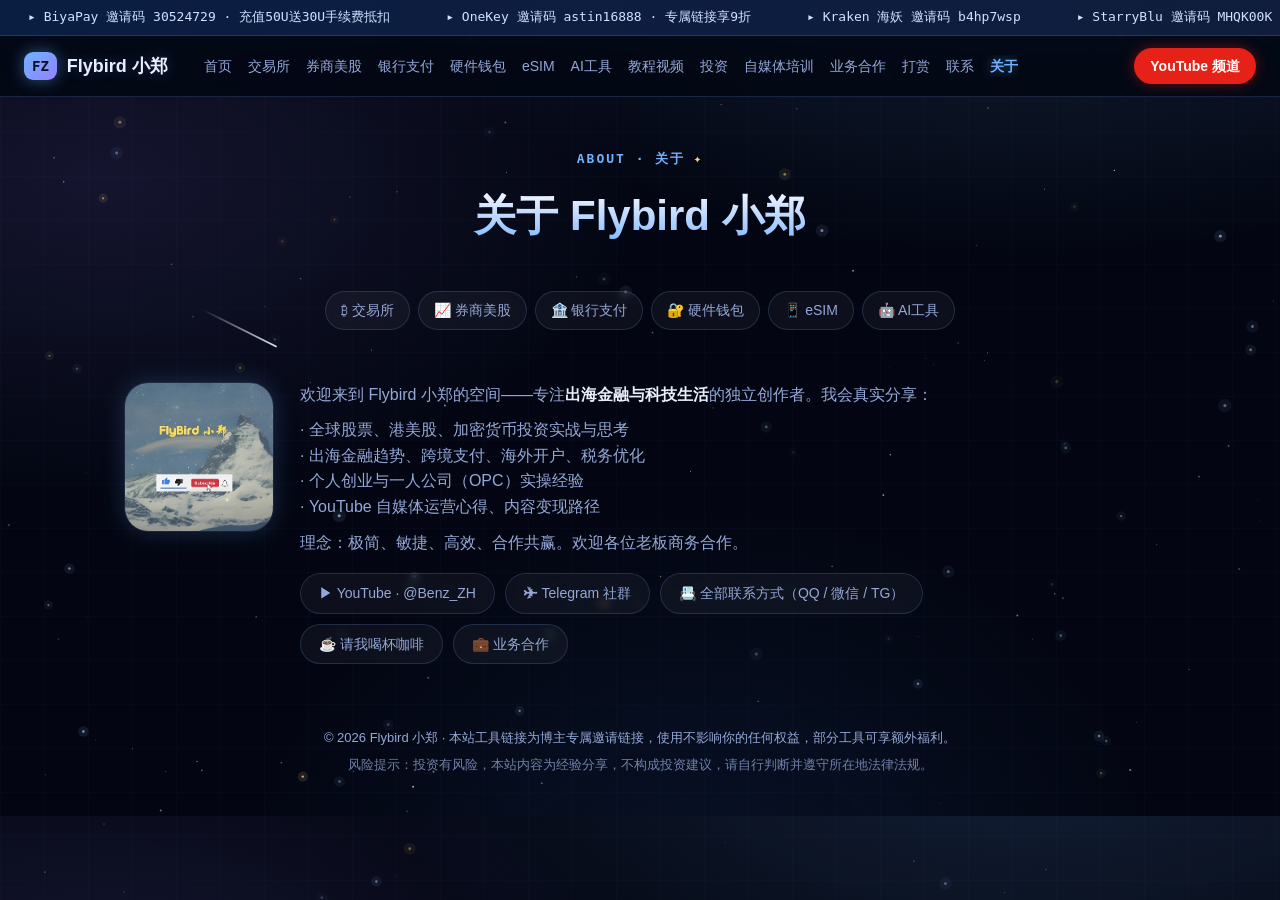
<file: about.html>
<!DOCTYPE html>
<html lang="zh-CN">
<head>
<meta charset="UTF-8">
<meta name="viewport" content="width=device-width, initial-scale=1.0">
<title>关于 Flybird 小郑 · Flybird 小郑</title>
<meta name="description" content="关于 Flybird 小郑：专注出海金融与科技生活的独立创作者，联系方式与频道入口。">
<link rel="stylesheet" href="styles.css">
<link rel="icon" href="data:image/svg+xml,<svg xmlns='http://www.w3.org/2000/svg' viewBox='0 0 100 100'><text y='.9em' font-size='90'>🕊️</text></svg>">
</head>
<body>
<canvas id="starCanvas" aria-hidden="true"></canvas>
<div class="ticker" aria-label="最新福利播报"><div class="ticker-track" id="tickerTrack"></div></div>
<header class="nav">
  <a class="brand" href="index.html"><span class="brand-badge">FZ</span><span class="brand-name">Flybird 小郑</span></a>
  <nav class="nav-links">
    <a href="index.html">首页</a><a href="exchange.html">交易所</a><a href="broker.html">券商美股</a><a href="bank.html">银行支付</a><a href="wallet.html">硬件钱包</a><a href="esim.html">eSIM</a><a href="ai.html">AI工具</a><a href="videos.html">教程视频</a><a href="invest.html">投资</a><a href="training.html">自媒体培训</a><a href="services.html">业务合作</a><a href="donate.html">打赏</a><a href="contact.html">联系</a><a href="about.html">关于</a>
  </nav>
  <a class="nav-cta" href="https://www.youtube.com/@Benz_ZH" target="_blank" rel="noopener">YouTube 频道</a>
</header>
<main>

<section class="page-hero">
  <p class="hero-kicker">ABOUT · 关于</p>
  <h1>关于 Flybird 小郑</h1>
  <p></p>
</section><nav class="cat-nav"><a href="exchange.html">₿ 交易所</a><a href="broker.html">📈 券商美股</a><a href="bank.html">🏦 银行支付</a><a href="wallet.html">🔐 硬件钱包</a><a href="esim.html">📱 eSIM</a><a href="ai.html">🤖 AI工具</a></nav>
<section class="section">
  <div class="about-flex">
    <img class="logo" src="src/assets/images/person_logo.png" alt="Flybird 小郑头像">
    <div class="about-text">
      <p>欢迎来到 Flybird 小郑的空间——专注<strong style="color:var(--text)">出海金融与科技生活</strong>的独立创作者。我会真实分享：</p>
      <p style="margin-top:10px">· 全球股票、港美股、加密货币投资实战与思考<br>
      · 出海金融趋势、跨境支付、海外开户、税务优化<br>
      · 个人创业与一人公司（OPC）实操经验<br>
      · YouTube 自媒体运营心得、内容变现路径</p>
      <p style="margin-top:10px">理念：极简、敏捷、高效、合作共赢。欢迎各位老板商务合作。</p>
      <div class="contact-row">
        <a class="contact-chip" href="https://www.youtube.com/@Benz_ZH" target="_blank" rel="noopener">▶ YouTube · @Benz_ZH</a>
        <a class="contact-chip" href="https://t.me/flybird_home" target="_blank" rel="noopener">✈ Telegram 社群</a>
        <a class="contact-chip" href="contact.html">📇 全部联系方式（QQ / 微信 / TG）</a>
        <a class="contact-chip" href="donate.html">☕ 请我喝杯咖啡</a>
        <a class="contact-chip" href="services.html">💼 业务合作</a>
      </div>
    </div>
  </div>
</section>

</main>
<footer class="footer">
  <p>© 2026 Flybird 小郑 · 本站工具链接为博主专属邀请链接，使用不影响你的任何权益，部分工具可享额外福利。</p>
  <p class="footer-risk">风险提示：投资有风险，本站内容为经验分享，不构成投资建议，请自行判断并遵守所在地法律法规。</p>
</footer>
<div class="toast" id="toast">已复制</div>
<script src="data.js"></script>
<script src="app.js"></script>
</body>
</html>
</file>
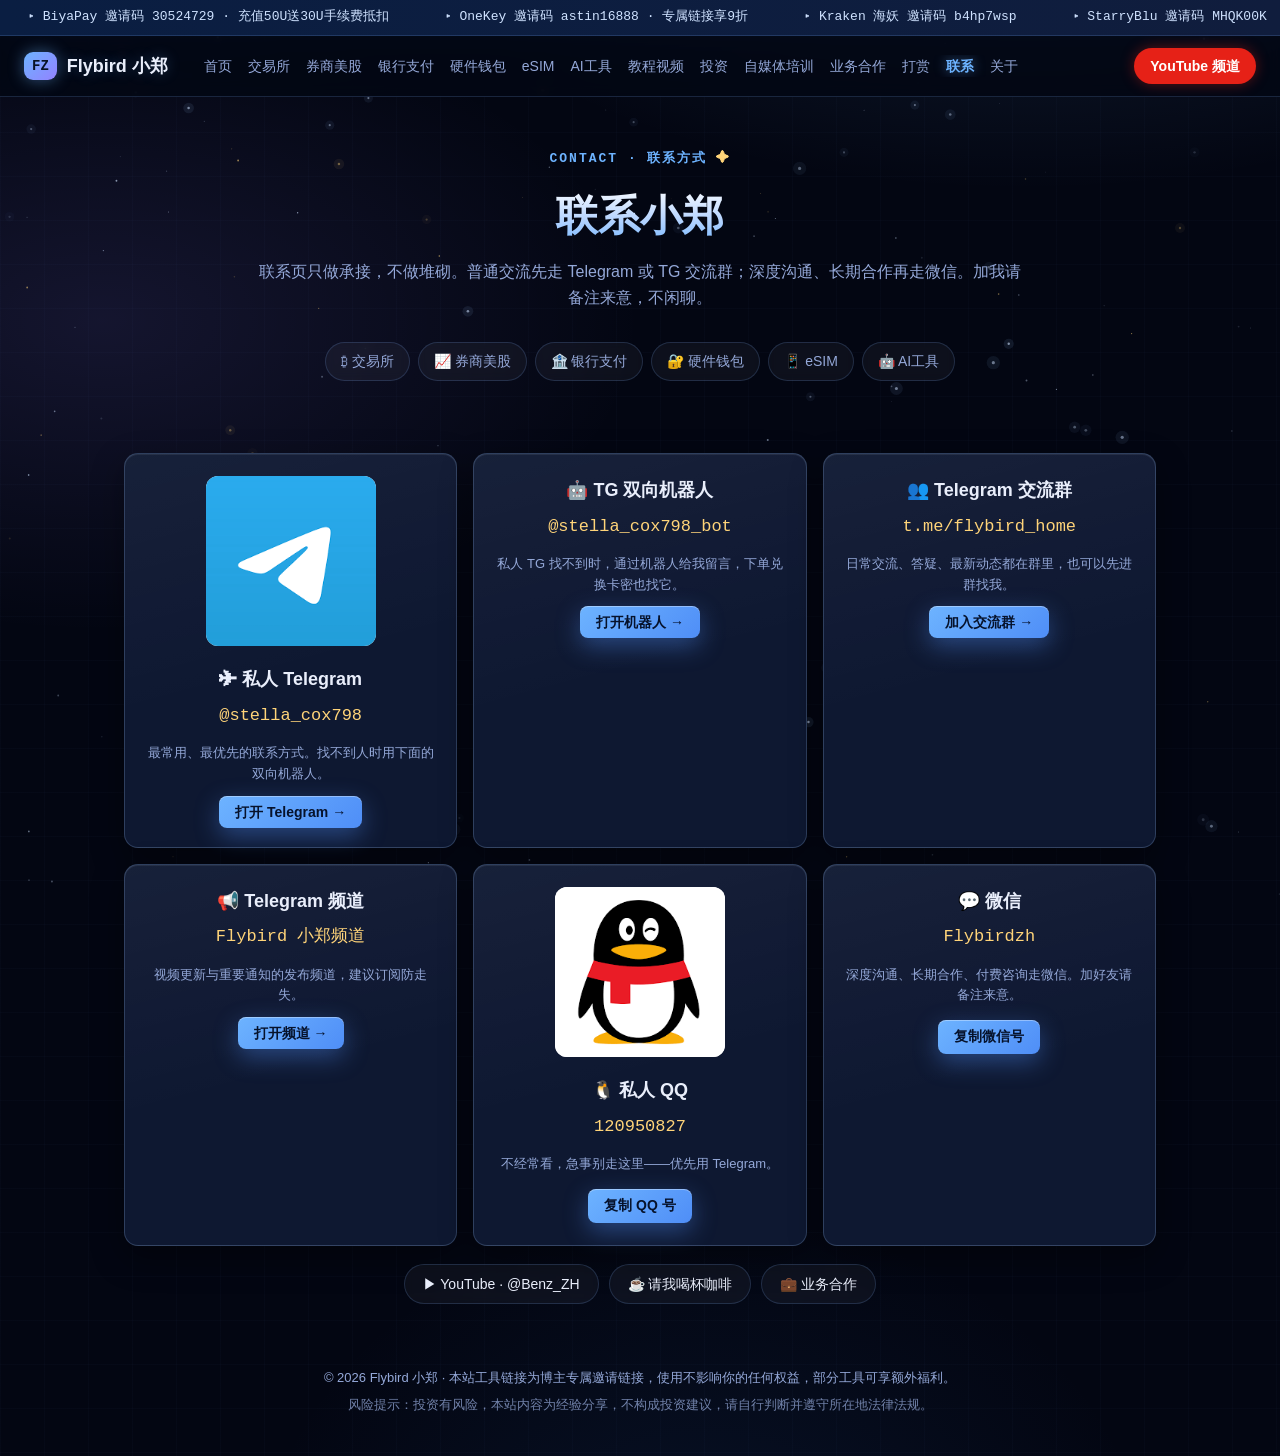
<file: contact.html>
<!DOCTYPE html>
<html lang="zh-CN">
<head>
<meta charset="UTF-8">
<meta name="viewport" content="width=device-width, initial-scale=1.0">
<title>联系小郑 · Flybird 小郑</title>
<meta name="description" content="Flybird 小郑全部联系方式：私人 Telegram、TG 交流群与频道、QQ、微信。普通交流先走 Telegram，深度沟通与长期合作再走微信。">
<link rel="stylesheet" href="styles.css">
<link rel="icon" href="data:image/svg+xml,<svg xmlns='http://www.w3.org/2000/svg' viewBox='0 0 100 100'><text y='.9em' font-size='90'>🕊️</text></svg>">
</head>
<body>
<canvas id="starCanvas" aria-hidden="true"></canvas>
<div class="ticker" aria-label="最新福利播报"><div class="ticker-track" id="tickerTrack"></div></div>
<header class="nav">
  <a class="brand" href="index.html"><span class="brand-badge">FZ</span><span class="brand-name">Flybird 小郑</span></a>
  <nav class="nav-links">
    <a href="index.html">首页</a><a href="exchange.html">交易所</a><a href="broker.html">券商美股</a><a href="bank.html">银行支付</a><a href="wallet.html">硬件钱包</a><a href="esim.html">eSIM</a><a href="ai.html">AI工具</a><a href="videos.html">教程视频</a><a href="invest.html">投资</a><a href="training.html">自媒体培训</a><a href="services.html">业务合作</a><a href="donate.html">打赏</a><a href="contact.html">联系</a><a href="about.html">关于</a>
  </nav>
  <a class="nav-cta" href="https://www.youtube.com/@Benz_ZH" target="_blank" rel="noopener">YouTube 频道</a>
</header>
<main>

<section class="page-hero">
  <p class="hero-kicker">CONTACT · 联系方式</p>
  <h1>联系小郑</h1>
  <p>联系页只做承接，不做堆砌。普通交流先走 Telegram 或 TG 交流群；深度沟通、长期合作再走微信。加我请备注来意，不闲聊。</p>
</section><nav class="cat-nav"><a href="exchange.html">₿ 交易所</a><a href="broker.html">📈 券商美股</a><a href="bank.html">🏦 银行支付</a><a href="wallet.html">🔐 硬件钱包</a><a href="esim.html">📱 eSIM</a><a href="ai.html">🤖 AI工具</a></nav>
<section class="section">
  <div class="contact-grid">
    <div class="contact-card">
      <img src="src/assets/images/tg.png" alt="私人 Telegram 二维码">
      <h3>✈ 私人 Telegram</h3>
      <p class="c-id">@stella_cox798</p>
      <p>最常用、最优先的联系方式。找不到人时用下面的双向机器人。</p>
      <a class="tool-btn" href="https://t.me/stella_cox798" target="_blank" rel="noopener">打开 Telegram →</a>
    </div>
    <div class="contact-card">
      <h3 style="margin-top:0">🤖 TG 双向机器人</h3>
      <p class="c-id">@stella_cox798_bot</p>
      <p>私人 TG 找不到时，通过机器人给我留言，下单兑换卡密也找它。</p>
      <a class="tool-btn" href="https://t.me/stella_cox798_bot" target="_blank" rel="noopener">打开机器人 →</a>
    </div>
    <div class="contact-card">
      <h3 style="margin-top:0">👥 Telegram 交流群</h3>
      <p class="c-id">t.me/flybird_home</p>
      <p>日常交流、答疑、最新动态都在群里，也可以先进群找我。</p>
      <a class="tool-btn" href="https://t.me/flybird_home" target="_blank" rel="noopener">加入交流群 →</a>
    </div>
    <div class="contact-card">
      <h3 style="margin-top:0">📢 Telegram 频道</h3>
      <p class="c-id">Flybird 小郑频道</p>
      <p>视频更新与重要通知的发布频道，建议订阅防走失。</p>
      <a class="tool-btn" href="https://t.me/+WCBhh7J_RWMwYTll" target="_blank" rel="noopener">打开频道 →</a>
    </div>
    <div class="contact-card">
      <img src="src/assets/images/qq.png" alt="私人 QQ 二维码">
      <h3>🐧 私人 QQ</h3>
      <p class="c-id">120950827</p>
      <p>不经常看，急事别走这里——优先用 Telegram。</p>
      <button class="tool-btn" data-copy="120950827" style="border:none;cursor:pointer">复制 QQ 号</button>
    </div>
    <div class="contact-card">
      <h3 style="margin-top:0">💬 微信</h3>
      <p class="c-id">Flybirdzh</p>
      <p>深度沟通、长期合作、付费咨询走微信。加好友请备注来意。</p>
      <button class="tool-btn" data-copy="Flybirdzh" style="border:none;cursor:pointer">复制微信号</button>
    </div>
  </div>
  <div class="contact-row" style="justify-content:center">
    <a class="contact-chip" href="https://www.youtube.com/@Benz_ZH" target="_blank" rel="noopener">▶ YouTube · @Benz_ZH</a>
    <a class="contact-chip" href="donate.html">☕ 请我喝杯咖啡</a>
    <a class="contact-chip" href="services.html">💼 业务合作</a>
  </div>
</section>

</main>
<footer class="footer">
  <p>© 2026 Flybird 小郑 · 本站工具链接为博主专属邀请链接，使用不影响你的任何权益，部分工具可享额外福利。</p>
  <p class="footer-risk">风险提示：投资有风险，本站内容为经验分享，不构成投资建议，请自行判断并遵守所在地法律法规。</p>
</footer>
<div class="toast" id="toast">已复制</div>
<script src="data.js"></script>
<script src="app.js"></script>
</body>
</html>
</file>
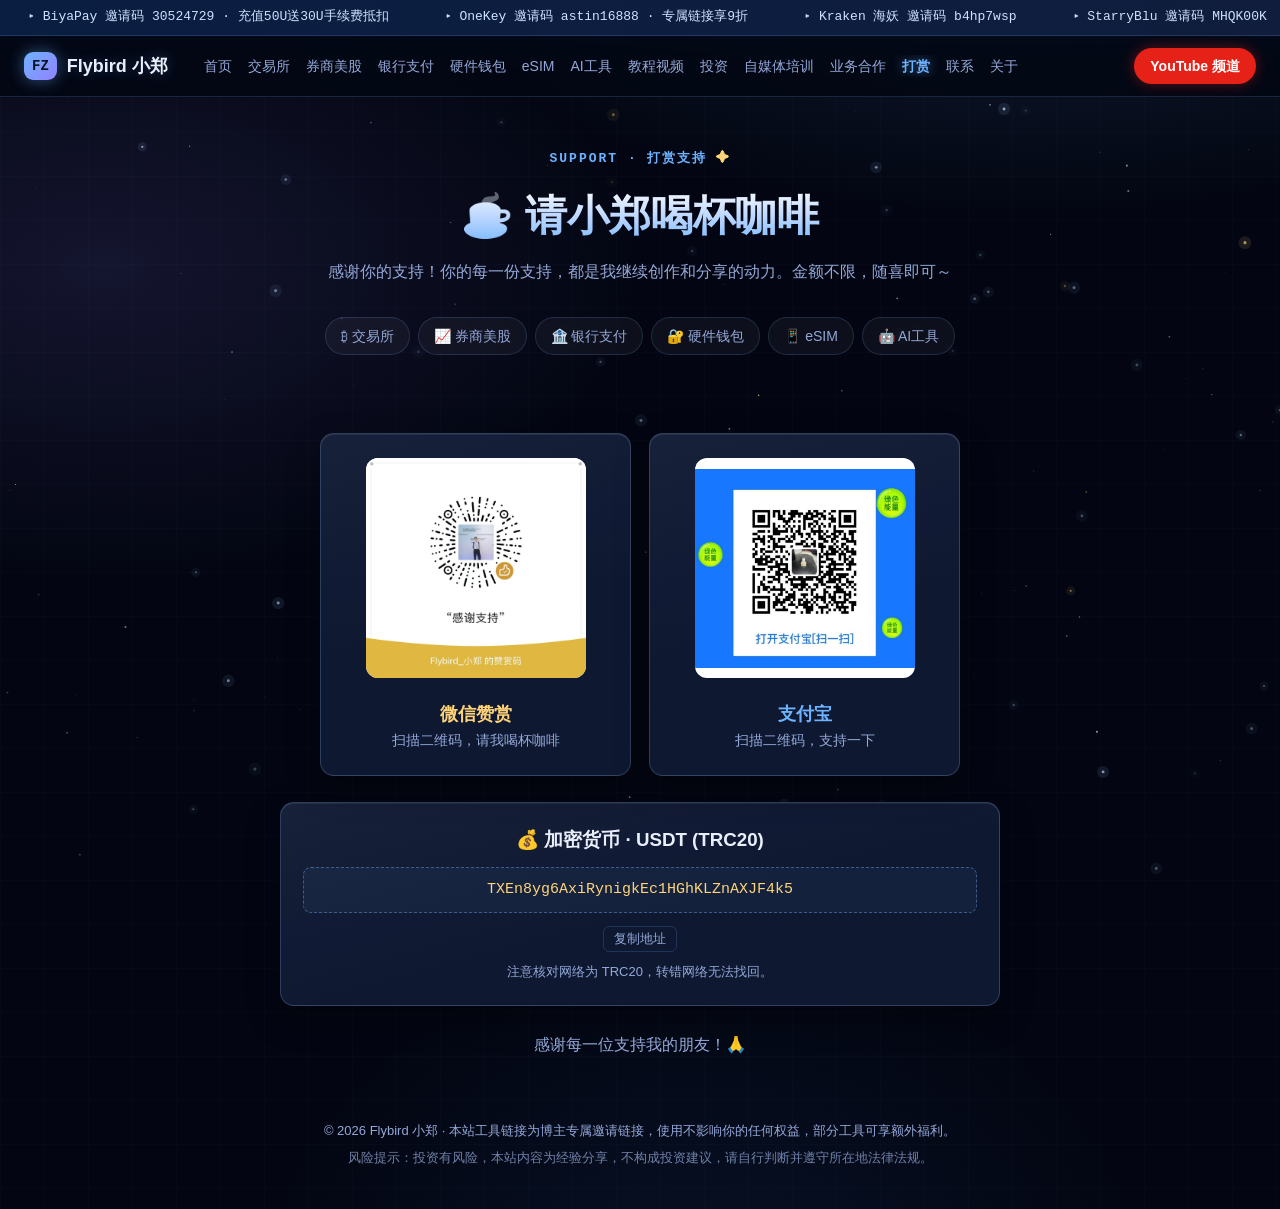
<file: donate.html>
<!DOCTYPE html>
<html lang="zh-CN">
<head>
<meta charset="UTF-8">
<meta name="viewport" content="width=device-width, initial-scale=1.0">
<title>请小郑喝杯咖啡 · Flybird 小郑</title>
<meta name="description" content="如果 Flybird 小郑的内容对你有帮助，欢迎请他喝杯咖啡：微信赞赏、支付宝、USDT（TRC20）随喜支持。">
<link rel="stylesheet" href="styles.css">
<link rel="icon" href="data:image/svg+xml,<svg xmlns='http://www.w3.org/2000/svg' viewBox='0 0 100 100'><text y='.9em' font-size='90'>🕊️</text></svg>">
</head>
<body>
<canvas id="starCanvas" aria-hidden="true"></canvas>
<div class="ticker" aria-label="最新福利播报"><div class="ticker-track" id="tickerTrack"></div></div>
<header class="nav">
  <a class="brand" href="index.html"><span class="brand-badge">FZ</span><span class="brand-name">Flybird 小郑</span></a>
  <nav class="nav-links">
    <a href="index.html">首页</a><a href="exchange.html">交易所</a><a href="broker.html">券商美股</a><a href="bank.html">银行支付</a><a href="wallet.html">硬件钱包</a><a href="esim.html">eSIM</a><a href="ai.html">AI工具</a><a href="videos.html">教程视频</a><a href="invest.html">投资</a><a href="training.html">自媒体培训</a><a href="services.html">业务合作</a><a href="donate.html">打赏</a><a href="contact.html">联系</a><a href="about.html">关于</a>
  </nav>
  <a class="nav-cta" href="https://www.youtube.com/@Benz_ZH" target="_blank" rel="noopener">YouTube 频道</a>
</header>
<main>

<section class="page-hero">
  <p class="hero-kicker">SUPPORT · 打赏支持</p>
  <h1>☕ 请小郑喝杯咖啡</h1>
  <p>感谢你的支持！你的每一份支持，都是我继续创作和分享的动力。金额不限，随喜即可～</p>
</section><nav class="cat-nav"><a href="exchange.html">₿ 交易所</a><a href="broker.html">📈 券商美股</a><a href="bank.html">🏦 银行支付</a><a href="wallet.html">🔐 硬件钱包</a><a href="esim.html">📱 eSIM</a><a href="ai.html">🤖 AI工具</a></nav>
<section class="section">
  <div class="donate-grid">
    <div class="donate-card">
      <img id="wxQr" alt="微信赞赏二维码">
      <h3 style="color:var(--green)">微信赞赏</h3>
      <p>扫描二维码，请我喝杯咖啡</p>
    </div>
    <div class="donate-card">
      <img id="aliQr" alt="支付宝收款二维码">
      <h3 style="color:var(--accent)">支付宝</h3>
      <p>扫描二维码，支持一下</p>
    </div>
  </div>
  <div class="usdt-box">
    <h3>💰 加密货币 · USDT (TRC20)</h3>
    <code class="usdt-addr" id="usdtAddr"></code>
    <button class="copy-btn" id="usdtCopy">复制地址</button>
    <p style="color:var(--text-dim);font-size:13px;margin-top:10px">注意核对网络为 TRC20，转错网络无法找回。</p>
  </div>
  <p style="text-align:center;color:var(--text-dim);margin-top:26px">感谢每一位支持我的朋友！🙏</p>
</section>

</main>
<footer class="footer">
  <p>© 2026 Flybird 小郑 · 本站工具链接为博主专属邀请链接，使用不影响你的任何权益，部分工具可享额外福利。</p>
  <p class="footer-risk">风险提示：投资有风险，本站内容为经验分享，不构成投资建议，请自行判断并遵守所在地法律法规。</p>
</footer>
<div class="toast" id="toast">已复制</div>
<script src="data.js"></script>
<script src="app.js"></script>
</body>
</html>
</file>
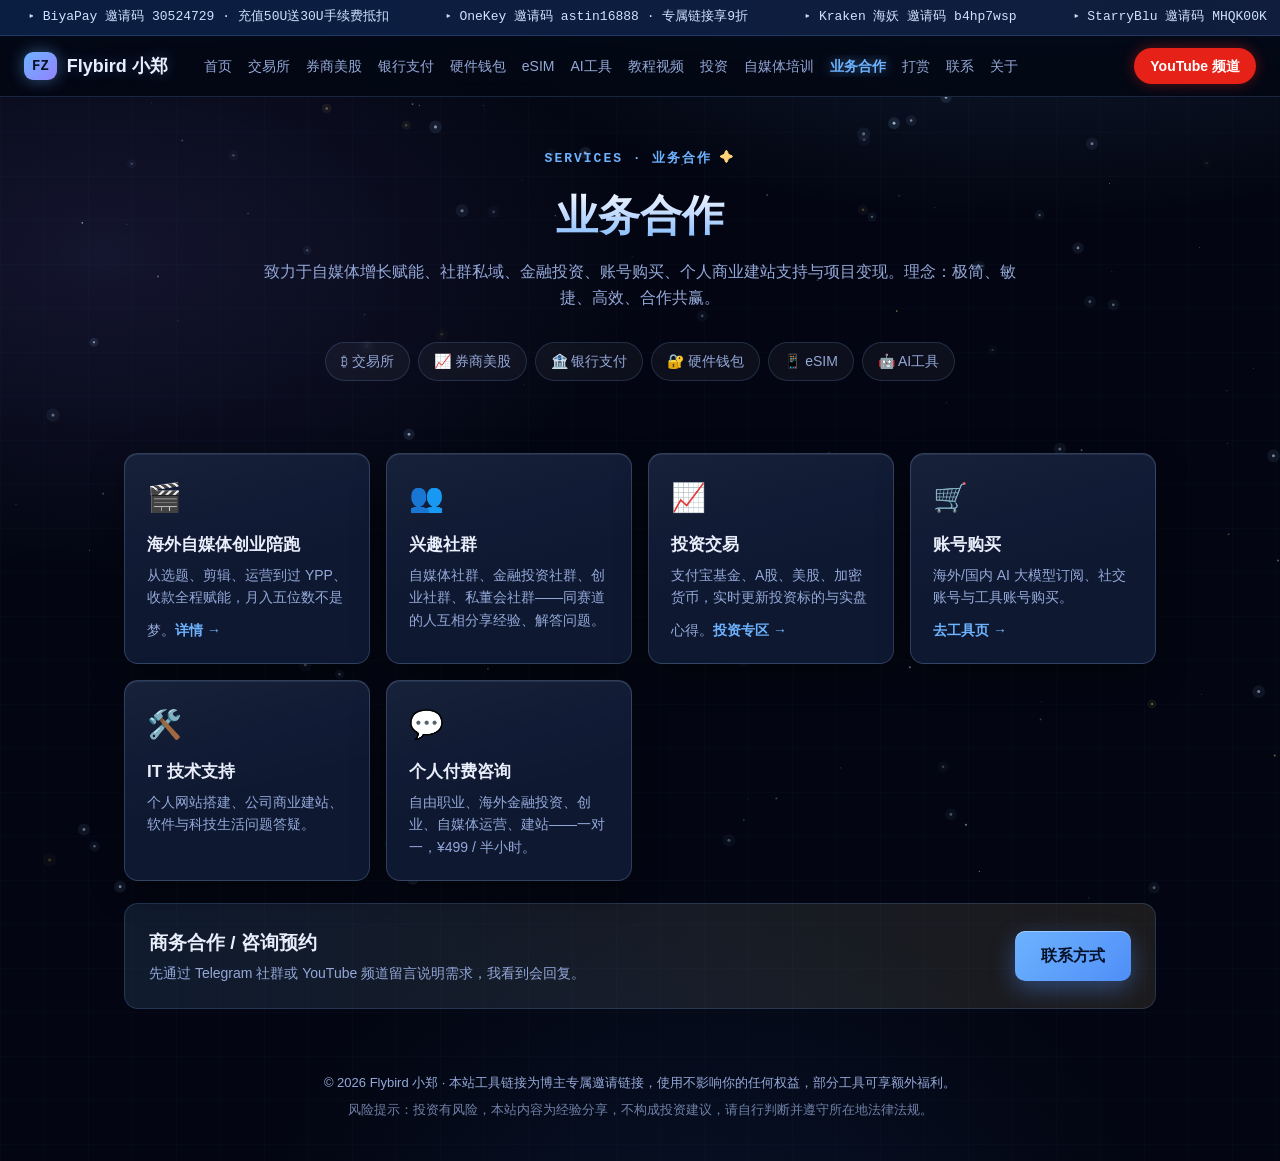
<file: services.html>
<!DOCTYPE html>
<html lang="zh-CN">
<head>
<meta charset="UTF-8">
<meta name="viewport" content="width=device-width, initial-scale=1.0">
<title>业务合作 · Flybird 小郑</title>
<meta name="description" content="Flybird 小郑业务板块：自媒体陪跑、兴趣社群、投资交易、账号购买、IT 技术支持、付费咨询。">
<link rel="stylesheet" href="styles.css">
<link rel="icon" href="data:image/svg+xml,<svg xmlns='http://www.w3.org/2000/svg' viewBox='0 0 100 100'><text y='.9em' font-size='90'>🕊️</text></svg>">
</head>
<body>
<canvas id="starCanvas" aria-hidden="true"></canvas>
<div class="ticker" aria-label="最新福利播报"><div class="ticker-track" id="tickerTrack"></div></div>
<header class="nav">
  <a class="brand" href="index.html"><span class="brand-badge">FZ</span><span class="brand-name">Flybird 小郑</span></a>
  <nav class="nav-links">
    <a href="index.html">首页</a><a href="exchange.html">交易所</a><a href="broker.html">券商美股</a><a href="bank.html">银行支付</a><a href="wallet.html">硬件钱包</a><a href="esim.html">eSIM</a><a href="ai.html">AI工具</a><a href="videos.html">教程视频</a><a href="invest.html">投资</a><a href="training.html">自媒体培训</a><a href="services.html">业务合作</a><a href="donate.html">打赏</a><a href="contact.html">联系</a><a href="about.html">关于</a>
  </nav>
  <a class="nav-cta" href="https://www.youtube.com/@Benz_ZH" target="_blank" rel="noopener">YouTube 频道</a>
</header>
<main>

<section class="page-hero">
  <p class="hero-kicker">SERVICES · 业务合作</p>
  <h1>业务合作</h1>
  <p>致力于自媒体增长赋能、社群私域、金融投资、账号购买、个人商业建站支持与项目变现。理念：极简、敏捷、高效、合作共赢。</p>
</section><nav class="cat-nav"><a href="exchange.html">₿ 交易所</a><a href="broker.html">📈 券商美股</a><a href="bank.html">🏦 银行支付</a><a href="wallet.html">🔐 硬件钱包</a><a href="esim.html">📱 eSIM</a><a href="ai.html">🤖 AI工具</a></nav>
<section class="section">
  <div class="series-grid">
    <div class="series-card"><span class="series-emoji">🎬</span><h3>海外自媒体创业陪跑</h3><p>从选题、剪辑、运营到过 YPP、收款全程赋能，月入五位数不是梦。<a class="series-link" href="training.html">详情 →</a></p></div>
    <div class="series-card"><span class="series-emoji">👥</span><h3>兴趣社群</h3><p>自媒体社群、金融投资社群、创业社群、私董会社群——同赛道的人互相分享经验、解答问题。</p></div>
    <div class="series-card"><span class="series-emoji">📈</span><h3>投资交易</h3><p>支付宝基金、A股、美股、加密货币，实时更新投资标的与实盘心得。<a class="series-link" href="invest.html">投资专区 →</a></p></div>
    <div class="series-card"><span class="series-emoji">🛒</span><h3>账号购买</h3><p>海外/国内 AI 大模型订阅、社交账号与工具账号购买。<a class="series-link" href="ai.html">去工具页 →</a></p></div>
    <div class="series-card"><span class="series-emoji">🛠️</span><h3>IT 技术支持</h3><p>个人网站搭建、公司商业建站、软件与科技生活问题答疑。</p></div>
    <div class="series-card"><span class="series-emoji">💬</span><h3>个人付费咨询</h3><p>自由职业、海外金融投资、创业、自媒体运营、建站——一对一，¥499 / 半小时。</p></div>
  </div>
  <div class="consult-banner">
    <div>
      <h3>商务合作 / 咨询预约</h3>
      <p>先通过 Telegram 社群或 YouTube 频道留言说明需求，我看到会回复。</p>
    </div>
    <a class="btn-primary" href="contact.html">联系方式</a>
  </div>
</section>

</main>
<footer class="footer">
  <p>© 2026 Flybird 小郑 · 本站工具链接为博主专属邀请链接，使用不影响你的任何权益，部分工具可享额外福利。</p>
  <p class="footer-risk">风险提示：投资有风险，本站内容为经验分享，不构成投资建议，请自行判断并遵守所在地法律法规。</p>
</footer>
<div class="toast" id="toast">已复制</div>
<script src="data.js"></script>
<script src="app.js"></script>
</body>
</html>
</file>
<file: styles.css>
/* Flybird 小郑工具站 · 深蓝星空旅居风（原创样式） */
:root {
  --bg: #030612;
  --bg-soft: #0a1128;
  --bg-card: #0a142e;
  --border: rgba(126, 178, 255, 0.18);
  --text: #e9eefb;
  --text-dim: #94a8d8;
  --accent: #6db3ff;
  --accent-dim: rgba(109, 179, 255, 0.12);
  --green: #ffd479;
  --green-dim: rgba(255, 212, 121, 0.10);
  --amber: #ffd479;
  --radius: 14px;
  --mono: ui-monospace, "SF Mono", Menlo, Consolas, monospace;
}

* { margin: 0; padding: 0; box-sizing: border-box; }
html { scroll-behavior: smooth; }
body {
  background:
    radial-gradient(900px 480px at 85% -5%, rgba(109, 179, 255, 0.10), transparent 60%),
    radial-gradient(700px 420px at -10% 30%, rgba(147, 130, 255, 0.07), transparent 60%),
    linear-gradient(rgba(126, 178, 255, 0.022) 1px, transparent 1px),
    linear-gradient(90deg, rgba(126, 178, 255, 0.022) 1px, transparent 1px),
    var(--bg);
  background-size: auto, auto, 44px 44px, 44px 44px, auto;
  color: var(--text);
  font-family: -apple-system, "PingFang SC", "Microsoft YaHei", "Segoe UI", sans-serif;
  line-height: 1.6;
}
a { color: inherit; text-decoration: none; }
em { font-style: normal; color: var(--accent); text-shadow: 0 0 18px rgba(109, 179, 255, 0.55); }
::selection { background: var(--accent); color: #06122b; }

/* 星空画布 */
#starCanvas { position: fixed; inset: 0; z-index: 0; pointer-events: none; }
header, main, footer { position: relative; z-index: 1; }

/* ---------- 滚动播报 ---------- */
.ticker {
  background: linear-gradient(90deg, #0a1e42, #101d3d);
  border-bottom: 1px solid var(--border);
  overflow: hidden; white-space: nowrap;
  padding: 7px 0; font-size: 13px; color: #cfe2ff; font-family: var(--mono);
  position: relative; z-index: 1;
}
.ticker-track { display: inline-block; animation: ticker-scroll 40s linear infinite; }
.ticker-item { margin: 0 28px; }
@keyframes ticker-scroll { from { transform: translateX(0); } to { transform: translateX(-50%); } }

/* ---------- 导航 ---------- */
.nav {
  position: sticky; top: 0; z-index: 50;
  display: flex; align-items: center; gap: 24px;
  padding: 12px 24px;
  background: rgba(3, 7, 20, 0.88); backdrop-filter: blur(10px);
  border-bottom: 1px solid var(--border);
}
.brand { display: flex; align-items: center; gap: 10px; font-weight: 700; font-size: 18px; }
.brand-badge {
  background: linear-gradient(135deg, #6db3ff, #9382ff); color: #081226; font-weight: 800;
  border-radius: 9px; padding: 3px 8px; font-size: 14px; font-family: var(--mono);
  box-shadow: 0 0 16px rgba(109, 179, 255, 0.45);
}
.brand-name { text-shadow: 0 0 14px rgba(109, 179, 255, 0.3); }
.nav-links { display: flex; gap: 16px; color: var(--text-dim); font-size: 14px; margin-left: 12px; overflow-x: auto; white-space: nowrap; scrollbar-width: none; }
.nav-links::-webkit-scrollbar { display: none; }
.nav-links a:hover { color: var(--accent); }
.nav-links a.active { color: var(--accent); font-weight: 700; text-shadow: 0 0 12px rgba(109, 179, 255, 0.55); }
.nav-cta {
  margin-left: auto; background: #e62117; color: #fff;
  padding: 7px 16px; border-radius: 999px; font-size: 14px; font-weight: 600;
  box-shadow: 0 0 14px rgba(230, 33, 23, 0.4); flex: none;
}
@media (max-width: 640px) { .nav-cta { display: none; } }

/* ---------- Hero ---------- */
.hero { text-align: center; padding: 76px 24px 48px; max-width: 900px; margin: 0 auto; }
.hero-kicker { color: var(--accent); letter-spacing: 2px; font-size: 13px; font-weight: 700; font-family: var(--mono); }
.hero-kicker::after { content: "✦"; margin-left: 8px; color: var(--amber); display: inline-block; animation: twinkle 2.2s ease-in-out infinite; }
@keyframes twinkle { 0%, 100% { opacity: .35; transform: scale(.85); } 50% { opacity: 1; transform: scale(1.15); } }
.hero h1 { font-size: clamp(32px, 6vw, 56px); line-height: 1.2; margin: 16px 0; letter-spacing: 1px; }
.hero-sub { color: var(--text-dim); font-size: 17px; max-width: 680px; margin: 0 auto; }
.hero-sub strong { color: var(--text); }
.hero-actions { display: flex; gap: 14px; justify-content: center; margin: 28px 0 36px; flex-wrap: wrap; }
.btn-primary {
  background: linear-gradient(135deg, #6db3ff, #4f8ef7); color: #06122b; font-weight: 800;
  padding: 12px 26px; border-radius: 10px; display: inline-block;
  box-shadow: 0 0 22px rgba(109, 179, 255, 0.4);
  transition: transform .15s, box-shadow .15s;
}
.btn-primary:hover { transform: translateY(-2px); box-shadow: 0 0 34px rgba(109, 179, 255, 0.6); }
.btn-ghost {
  border: 1px solid var(--accent); color: var(--accent);
  padding: 12px 26px; border-radius: 10px; display: inline-block;
  background: rgba(109, 179, 255, 0.05);
}
.hero-stats { display: flex; gap: 40px; justify-content: center; }
.hero-stats div { display: flex; flex-direction: column; }
.hero-stats strong { font-size: 26px; color: var(--amber); font-family: var(--mono); text-shadow: 0 0 14px rgba(255, 212, 121, 0.45); }
.hero-stats span { color: var(--text-dim); font-size: 13px; }

/* 自由三支柱 */
.freedom-grid { display: grid; grid-template-columns: repeat(auto-fit, minmax(230px, 1fr)); gap: 16px; max-width: 1080px; margin: 6px auto 0; padding: 0 24px; }
.freedom-card {
  border: 1px solid var(--border); border-radius: var(--radius); padding: 22px;
  background: linear-gradient(160deg, rgba(109, 179, 255, 0.08), rgba(0, 0, 0, 0.25));
  text-align: center;
}
.freedom-card .f-emoji { font-size: 30px; }
.freedom-card h3 { margin: 8px 0 6px; font-size: 19px; letter-spacing: 4px; }
.freedom-card p { color: var(--text-dim); font-size: 14px; }

/* ---------- 通用区块 ---------- */
.section { max-width: 1080px; margin: 0 auto; padding: 48px 24px 8px; }
.section-kicker { color: var(--accent); letter-spacing: 2px; font-size: 12px; font-weight: 700; font-family: var(--mono); }
.section h2 { font-size: 30px; margin: 8px 0 6px; text-shadow: 0 0 16px rgba(109, 179, 255, 0.22); }
.section-desc { color: var(--text-dim); margin-bottom: 8px; }

/* ---------- 专题 / 业务卡片 ---------- */
.series-grid { display: grid; grid-template-columns: repeat(auto-fill, minmax(230px, 1fr)); gap: 16px; margin-top: 20px; }
.series-card {
  background: var(--bg-card); border: 1px solid var(--border);
  border-radius: var(--radius); padding: 22px; display: block;
  transition: transform .15s, border-color .15s, box-shadow .15s;
}
a.series-card:hover, div.series-card:hover { transform: translateY(-3px); border-color: var(--accent); box-shadow: 0 8px 30px rgba(109, 179, 255, 0.18); }
.series-emoji { font-size: 28px; }
.series-card h3 { margin: 10px 0 6px; font-size: 17px; }
.series-card p { color: var(--text-dim); font-size: 14px; }
.series-link { color: var(--accent); font-size: 14px; font-weight: 600; display: inline-block; margin-top: 10px; }

/* ---------- 工具库 ---------- */
.filter-bar { display: flex; gap: 8px; flex-wrap: wrap; margin: 18px 0 6px; }
.filter-btn {
  background: var(--bg-soft); color: var(--text-dim); border: 1px solid var(--border);
  padding: 7px 15px; border-radius: 999px; cursor: pointer; font-size: 14px;
}
.filter-btn.active { background: var(--accent-dim); color: var(--accent); border-color: var(--accent); }
.cat-block { margin-top: 26px; }
.cat-title { font-size: 20px; margin-bottom: 14px; }
.tool-grid { display: grid; grid-template-columns: repeat(auto-fill, minmax(300px, 1fr)); gap: 16px; }
.tool-card { background: var(--bg-card); border: 1px solid var(--border); border-radius: var(--radius); padding: 20px; transition: border-color .15s, box-shadow .15s; }
.tool-card:hover { border-color: rgba(109, 179, 255, 0.55); box-shadow: 0 6px 26px rgba(109, 179, 255, 0.15); }
.tool-head { display: flex; gap: 12px; align-items: center; }
.tool-avatar {
  width: 48px; height: 48px; border-radius: 12px; flex: none;
  background: var(--accent-dim); color: var(--accent); font-family: var(--mono);
  display: flex; align-items: center; justify-content: center;
  font-weight: 800; font-size: 15px; border: 1px solid var(--border);
  text-shadow: 0 0 10px rgba(109, 179, 255, 0.45);
}
.tool-head h3 { font-size: 17px; }
.tool-tag { color: var(--text-dim); font-size: 13px; }
.tool-perk {
  background: var(--green-dim); color: var(--green);
  border-radius: 8px; padding: 6px 10px; font-size: 13px; margin: 14px 0 10px;
}
.code-row { display: flex; align-items: center; gap: 8px; margin-bottom: 12px; font-size: 14px; }
.code-label { color: var(--text-dim); }
.code-row code {
  background: rgba(109, 179, 255, 0.07); padding: 3px 10px; border-radius: 6px;
  font-size: 15px; letter-spacing: .5px; color: var(--amber); font-family: var(--mono);
  border: 1px dashed rgba(126, 178, 255, 0.4);
}
.copy-btn {
  background: transparent; border: 1px solid var(--border); color: var(--text-dim);
  border-radius: 6px; padding: 3px 10px; cursor: pointer; font-size: 13px;
}
.copy-btn:hover { color: var(--accent); border-color: var(--accent); }
.tool-actions { display: flex; gap: 8px; flex-wrap: wrap; }
.tool-btn {
  background: linear-gradient(135deg, #6db3ff, #4f8ef7); color: #06122b; font-weight: 700; font-size: 14px;
  padding: 8px 16px; border-radius: 8px;
}
.tool-btn.ghost { background: transparent; border: 1px solid var(--border); color: var(--text); font-weight: 500; }

/* ---------- 视频 ---------- */
.video-grid { display: grid; grid-template-columns: repeat(auto-fill, minmax(300px, 1fr)); gap: 18px; margin-top: 20px; }
.video-card { background: var(--bg-card); border: 1px solid var(--border); border-radius: var(--radius); overflow: hidden; }
.video-thumb { position: relative; cursor: pointer; aspect-ratio: 16/9; background: #000; }
.video-thumb img { width: 100%; height: 100%; object-fit: cover; display: block; }
.video-thumb iframe { width: 100%; height: 100%; display: block; }
.play-badge {
  position: absolute; inset: 0; display: flex; align-items: center; justify-content: center;
  font-size: 30px; color: var(--accent); background: rgba(2, 6, 20, 0.35);
  text-shadow: 0 0 18px rgba(109, 179, 255, 0.75);
}
.video-card h3 { font-size: 16px; padding: 12px 16px 2px; }
.video-card p { color: var(--text-dim); font-size: 13px; padding: 0 16px 14px; }
.more-videos { margin: 18px 0 8px; }
.more-videos a { color: var(--accent); font-weight: 600; }

/* ---------- 咨询横幅 / 关于 ---------- */
.consult-banner {
  margin-top: 22px; background: linear-gradient(90deg, var(--accent-dim), var(--green-dim));
  border: 1px solid var(--border); border-radius: var(--radius);
  padding: 24px; display: flex; align-items: center; gap: 20px; flex-wrap: wrap;
}
.consult-banner p { color: var(--text-dim); font-size: 14px; margin-top: 4px; }
.consult-banner .btn-primary { margin-left: auto; }
.about-text { color: var(--text-dim); max-width: 760px; }
.contact-row { display: flex; gap: 10px; flex-wrap: wrap; margin-top: 18px; }
.contact-chip { border: 1px solid var(--border); border-radius: 999px; padding: 8px 18px; font-size: 14px; background: var(--bg-soft); }
.contact-chip:hover { border-color: var(--accent); color: var(--accent); }

/* ---------- 页脚 / 提示 ---------- */
.footer { text-align: center; color: var(--text-dim); font-size: 13px; padding: 56px 24px 40px; }
.footer-risk { margin-top: 6px; opacity: .75; }
.toast {
  position: fixed; left: 50%; bottom: 28px; transform: translateX(-50%) translateY(20px);
  background: var(--accent); color: #06122b; font-weight: 700; font-size: 14px;
  padding: 10px 22px; border-radius: 999px; opacity: 0; pointer-events: none; transition: all .25s; z-index: 60;
  box-shadow: 0 0 24px rgba(109, 179, 255, 0.5);
}
.toast.show { opacity: 1; transform: translateX(-50%) translateY(0); }

/* ---------- 子页面通用 ---------- */
.page-hero { text-align: center; padding: 52px 24px 10px; max-width: 820px; margin: 0 auto; }
.page-hero .hero-kicker { color: var(--accent); letter-spacing: 2px; font-size: 13px; font-weight: 700; font-family: var(--mono); }
.page-hero h1 { font-size: clamp(28px, 5vw, 42px); margin: 12px 0 10px; }
.page-hero p { color: var(--text-dim); font-size: 16px; }
.cat-nav { display: flex; gap: 8px; flex-wrap: wrap; justify-content: center; margin: 22px auto 4px; max-width: 900px; padding: 0 16px; }
.cat-nav a { border: 1px solid var(--border); background: var(--bg-soft); color: var(--text-dim); border-radius: 999px; padding: 7px 15px; font-size: 14px; }
.cat-nav a:hover { color: var(--accent); border-color: var(--accent); }

/* ---------- 课程列表 ---------- */
.course-box { background: var(--bg-card); border: 1px solid var(--border); border-radius: var(--radius); padding: 22px; margin-top: 18px; }
.course-box h3 { margin-bottom: 12px; font-size: 18px; }
.course-item { display: flex; align-items: center; gap: 12px; padding: 11px 10px; border-radius: 10px; font-size: 15px; }
.course-item:hover { background: rgba(109, 179, 255, 0.05); }
.course-num { background: var(--accent-dim); color: var(--accent); font-weight: 800; border-radius: 8px; width: 28px; height: 28px; display: flex; align-items: center; justify-content: center; flex: none; font-family: var(--mono); }
.course-play { margin-left: auto; color: var(--text-dim); font-size: 13px; flex: none; }

/* ---------- 打赏页 ---------- */
.donate-grid { display: grid; grid-template-columns: repeat(auto-fit, minmax(240px, 1fr)); gap: 18px; max-width: 640px; margin: 26px auto 0; }
.donate-card { background: var(--bg-card); border: 1px solid var(--border); border-radius: var(--radius); padding: 24px; text-align: center; }
.donate-card img { width: 220px; height: 220px; object-fit: contain; border-radius: 12px; background: #fff; }
.donate-card h3 { margin-top: 14px; font-size: 18px; }
.donate-card p { color: var(--text-dim); font-size: 14px; }
.usdt-box { max-width: 720px; margin: 26px auto 0; background: var(--bg-card); border: 1px solid var(--border); border-radius: var(--radius); padding: 22px; text-align: center; }
.usdt-addr { font-family: var(--mono); background: rgba(109, 179, 255, 0.06); border: 1px dashed rgba(126, 178, 255, 0.4); border-radius: 8px; padding: 10px 14px; word-break: break-all; color: var(--amber); display: block; margin: 12px 0; font-size: 15px; }

/* ---------- 联系页 ---------- */
.contact-grid { display: grid; grid-template-columns: repeat(auto-fill, minmax(300px, 1fr)); gap: 16px; margin-top: 20px; }
.contact-card { background: var(--bg-card); border: 1px solid var(--border); border-radius: var(--radius); padding: 22px; text-align: center; transition: border-color .15s, box-shadow .15s; }
.contact-card:hover { border-color: rgba(109, 179, 255, 0.55); box-shadow: 0 6px 26px rgba(109, 179, 255, 0.15); }
.contact-card img { width: 170px; height: 170px; object-fit: contain; border-radius: 12px; background: #fff; }
.contact-card h3 { margin: 12px 0 4px; font-size: 18px; }
.contact-card .c-id { font-family: var(--mono); color: var(--amber); font-size: 17px; word-break: break-all; }
.contact-card p { color: var(--text-dim); font-size: 13px; margin: 8px 0 14px; }

/* ---------- 关于页 ---------- */
.about-flex { display: flex; gap: 26px; align-items: flex-start; flex-wrap: wrap; }
.about-flex img.logo { width: 150px; height: 150px; object-fit: cover; border-radius: 24px; border: 1px solid var(--border); box-shadow: 0 0 24px rgba(109, 179, 255, 0.2); }
.about-flex .about-text { flex: 1; min-width: 260px; }

@media (prefers-reduced-motion: reduce) {
  .ticker-track { animation: none; }
  .hero-kicker::after { animation: none; }
}

/* ---------- 质感精修（对标概念图：星云 + 玻璃拟态 + 渐变字） ---------- */
body {
  background:
    radial-gradient(1100px 560px at 80% -10%, rgba(109, 179, 255, 0.16), transparent 60%),
    radial-gradient(900px 520px at 8% 22%, rgba(147, 130, 255, 0.12), transparent 60%),
    radial-gradient(700px 600px at 55% 110%, rgba(38, 92, 168, 0.14), transparent 65%),
    linear-gradient(rgba(126, 178, 255, 0.02) 1px, transparent 1px),
    linear-gradient(90deg, rgba(126, 178, 255, 0.02) 1px, transparent 1px),
    var(--bg);
  background-size: auto, auto, auto, 44px 44px, 44px 44px, auto;
}
.hero h1, .page-hero h1 {
  background: linear-gradient(180deg, #ffffff 5%, #bcd7ff 52%, #6db3ff 100%);
  -webkit-background-clip: text; background-clip: text;
  -webkit-text-fill-color: transparent; color: transparent;
}
.hero h1 em, .page-hero h1 em {
  background: linear-gradient(180deg, #ffe9b0, #ffd479 60%, #e8a94c);
  -webkit-background-clip: text; background-clip: text;
  -webkit-text-fill-color: transparent; color: transparent;
  text-shadow: none;
}
.tool-card, .series-card, .contact-card, .course-box,
.donate-card, .video-card, .usdt-box, .freedom-card {
  background: linear-gradient(165deg, rgba(255, 255, 255, 0.055), rgba(255, 255, 255, 0.014) 55%), var(--bg-card);
  border-color: rgba(160, 200, 255, 0.22);
  box-shadow: 0 12px 32px rgba(0, 0, 0, 0.38), inset 0 1px 0 rgba(255, 255, 255, 0.07);
}
.tool-card:hover, a.series-card:hover, div.series-card:hover, .contact-card:hover {
  border-color: rgba(140, 195, 255, 0.6);
  box-shadow: 0 16px 40px rgba(20, 60, 140, 0.45), 0 0 24px rgba(109, 179, 255, 0.18), inset 0 1px 0 rgba(255, 255, 255, 0.1);
}
.btn-primary, .tool-btn {
  box-shadow: 0 8px 24px rgba(79, 142, 247, 0.4), inset 0 1px 0 rgba(255, 255, 255, 0.35);
}
.tool-btn.ghost { box-shadow: none; }
.cat-nav a, .contact-chip, .filter-btn {
  background: rgba(255, 255, 255, 0.045);
  backdrop-filter: blur(4px);
}
.tool-avatar { background: linear-gradient(150deg, rgba(109, 179, 255, 0.28), rgba(109, 179, 255, 0.08)); }
.ticker { box-shadow: 0 1px 18px rgba(38, 92, 168, 0.35); }
</file>
